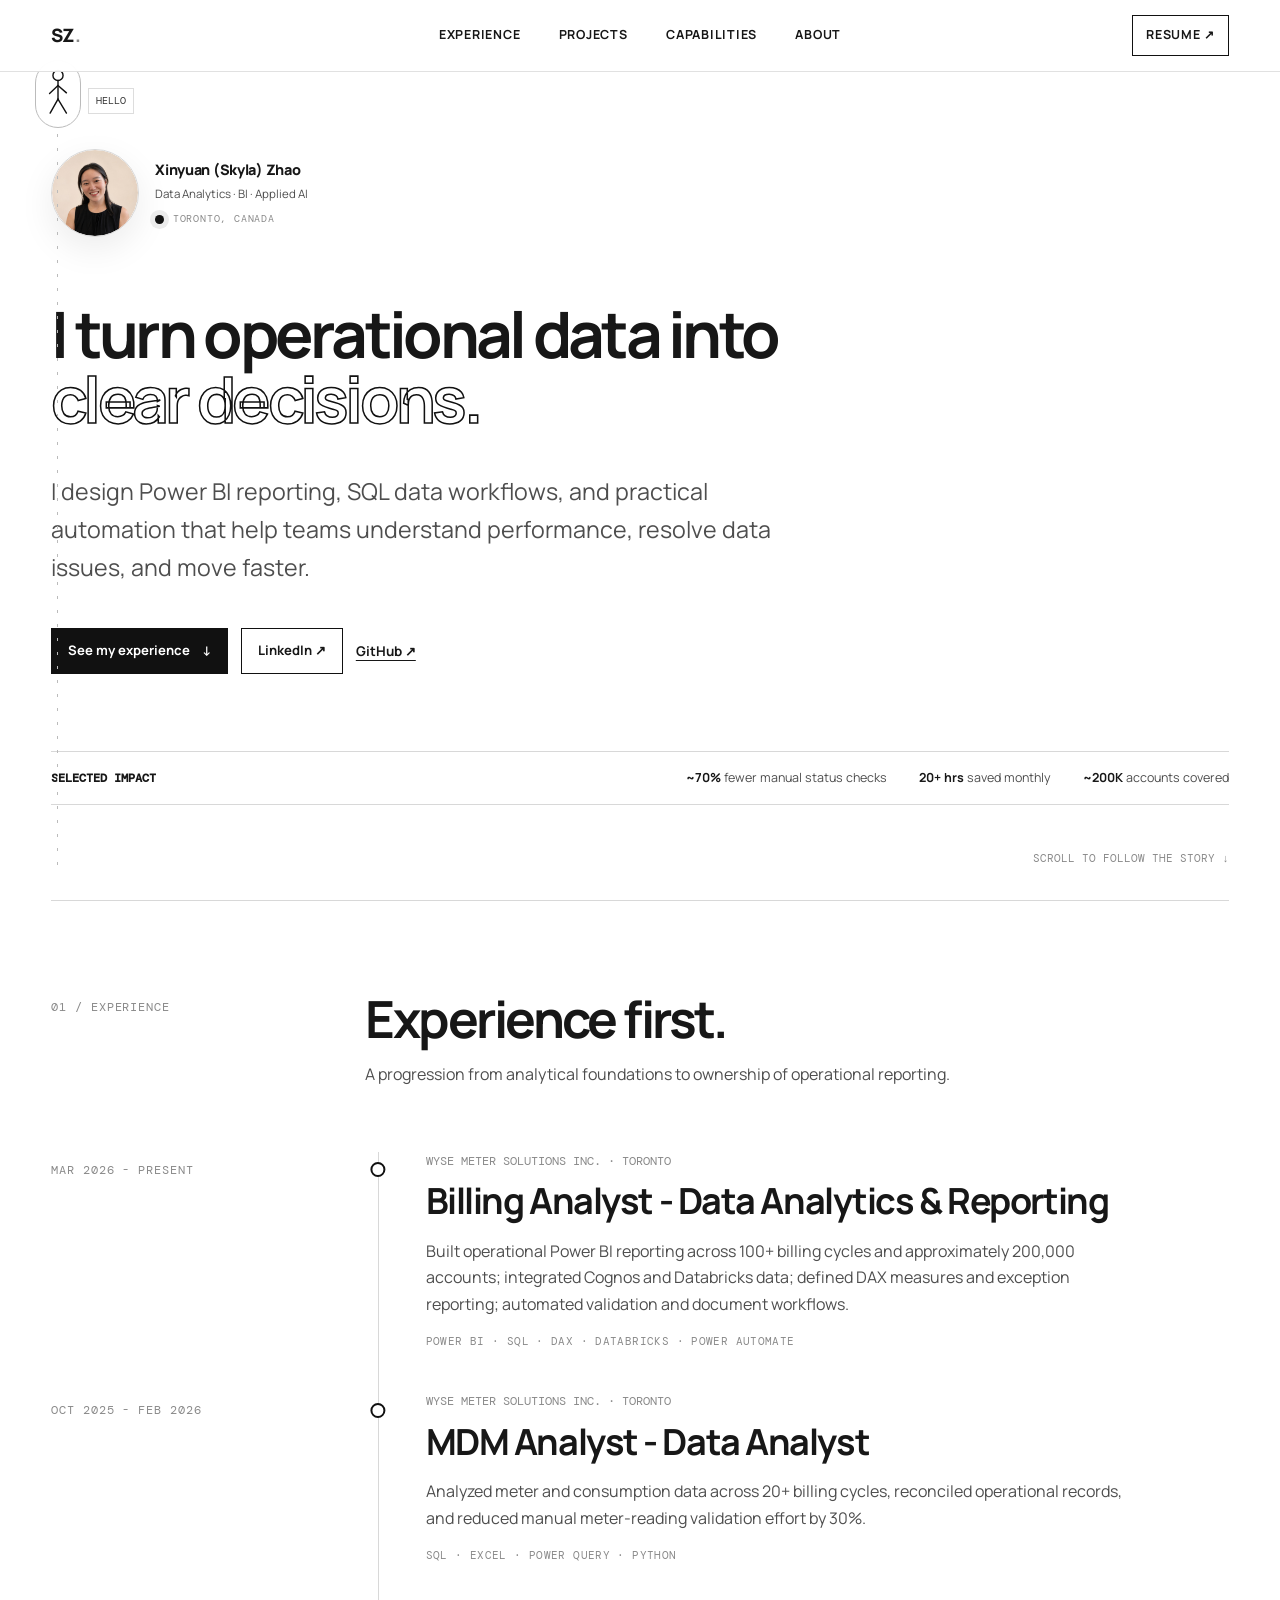
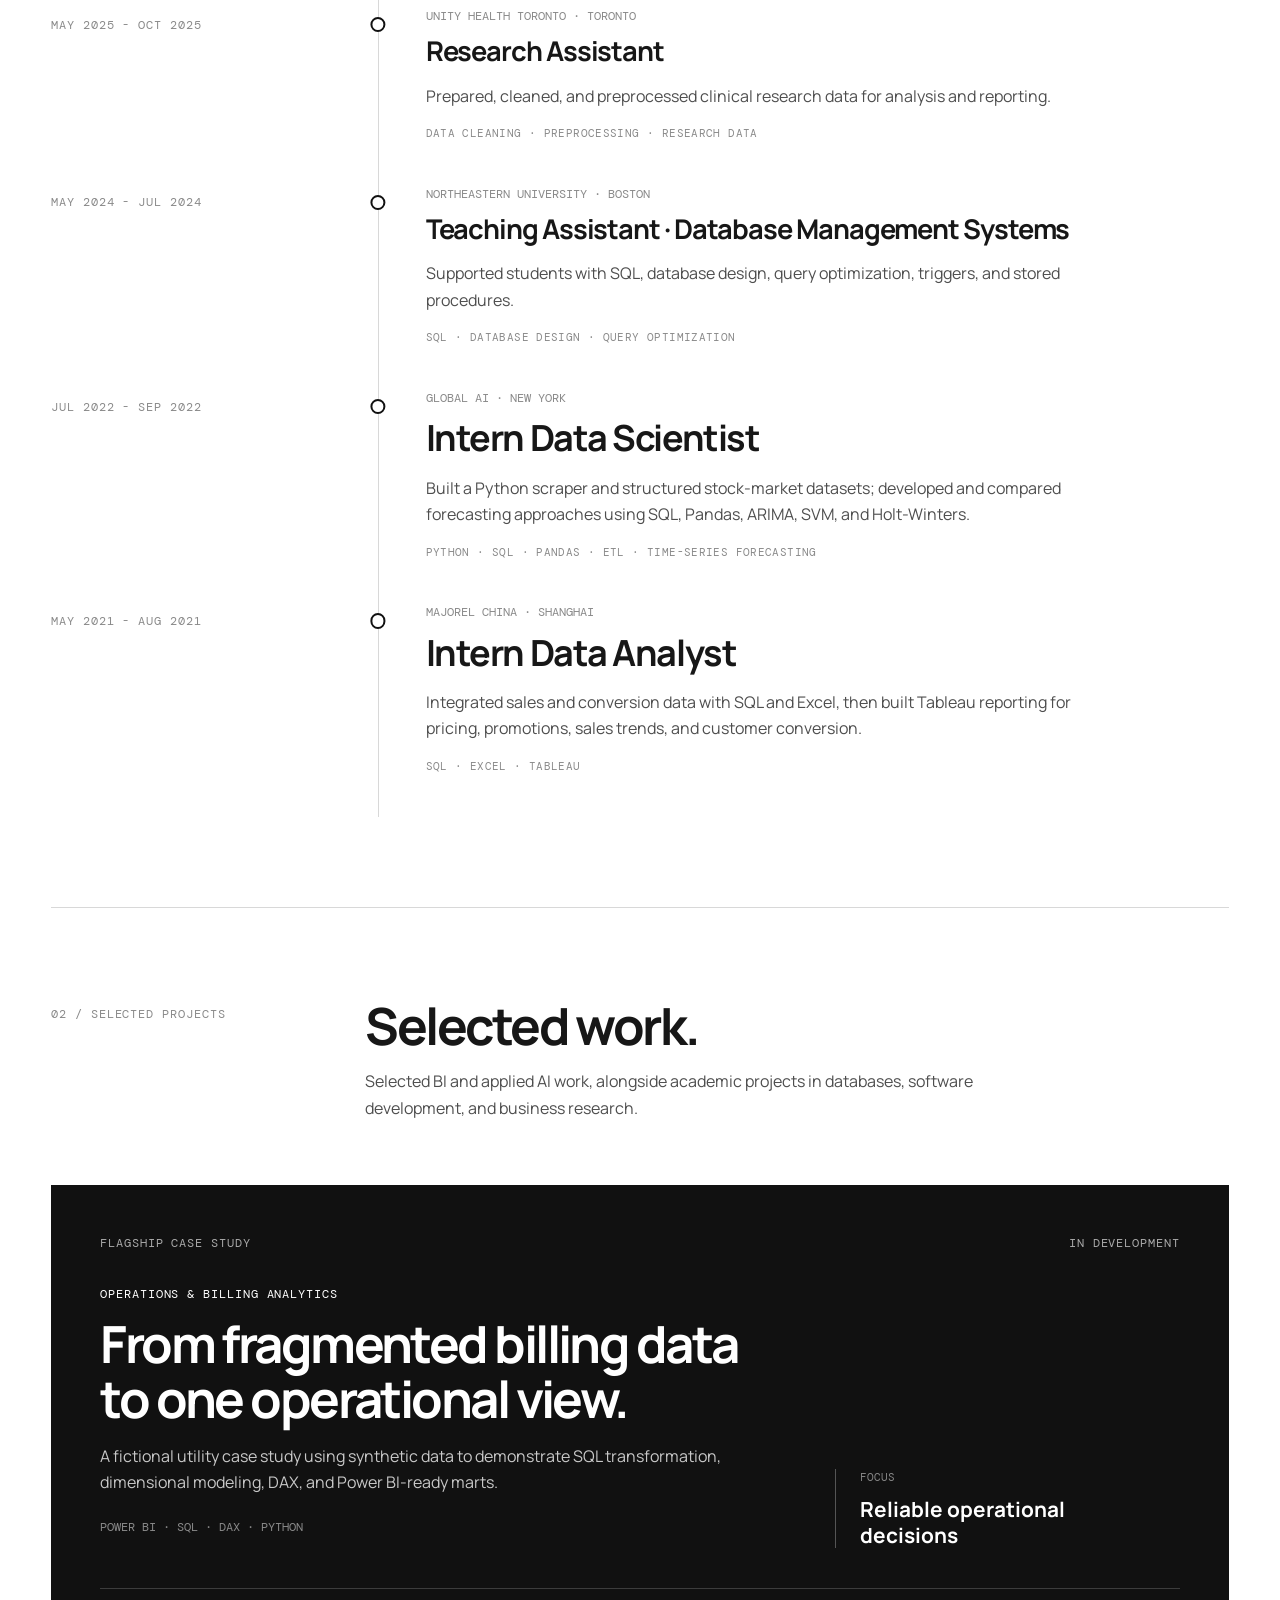
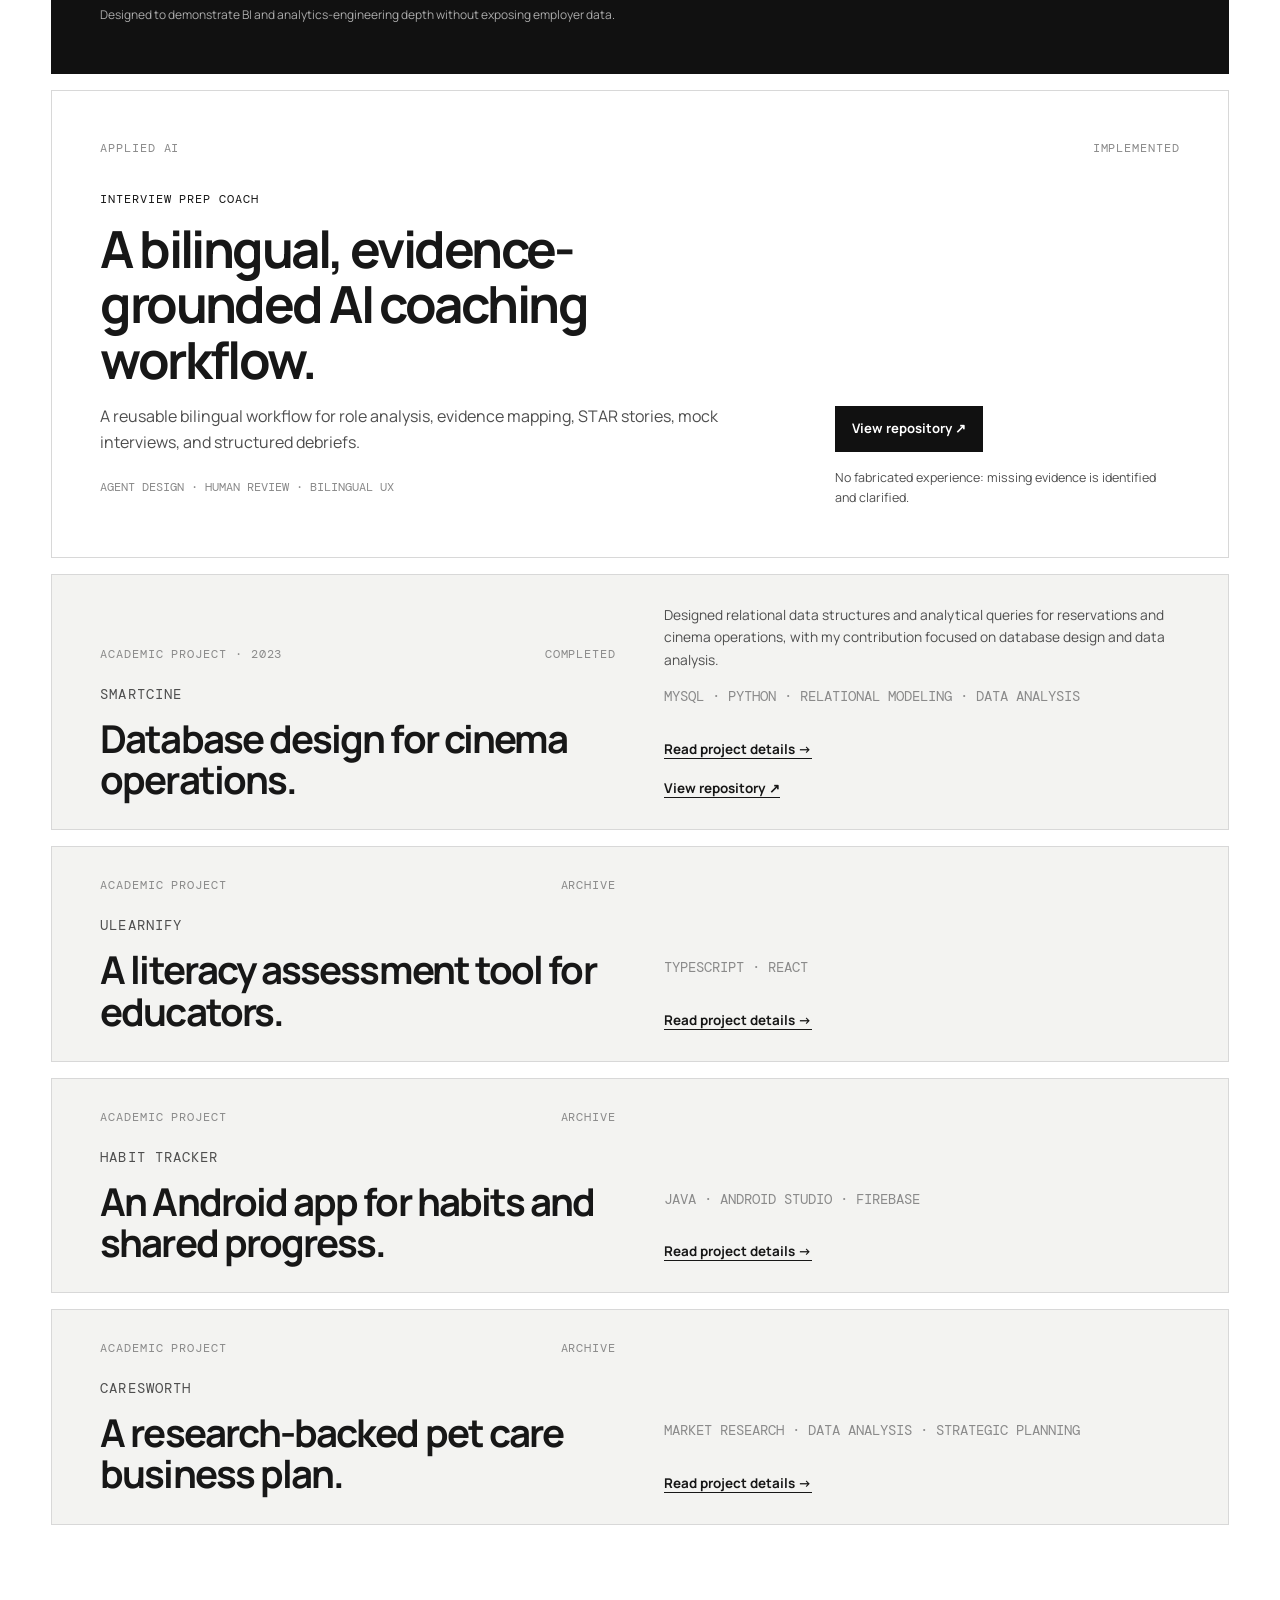
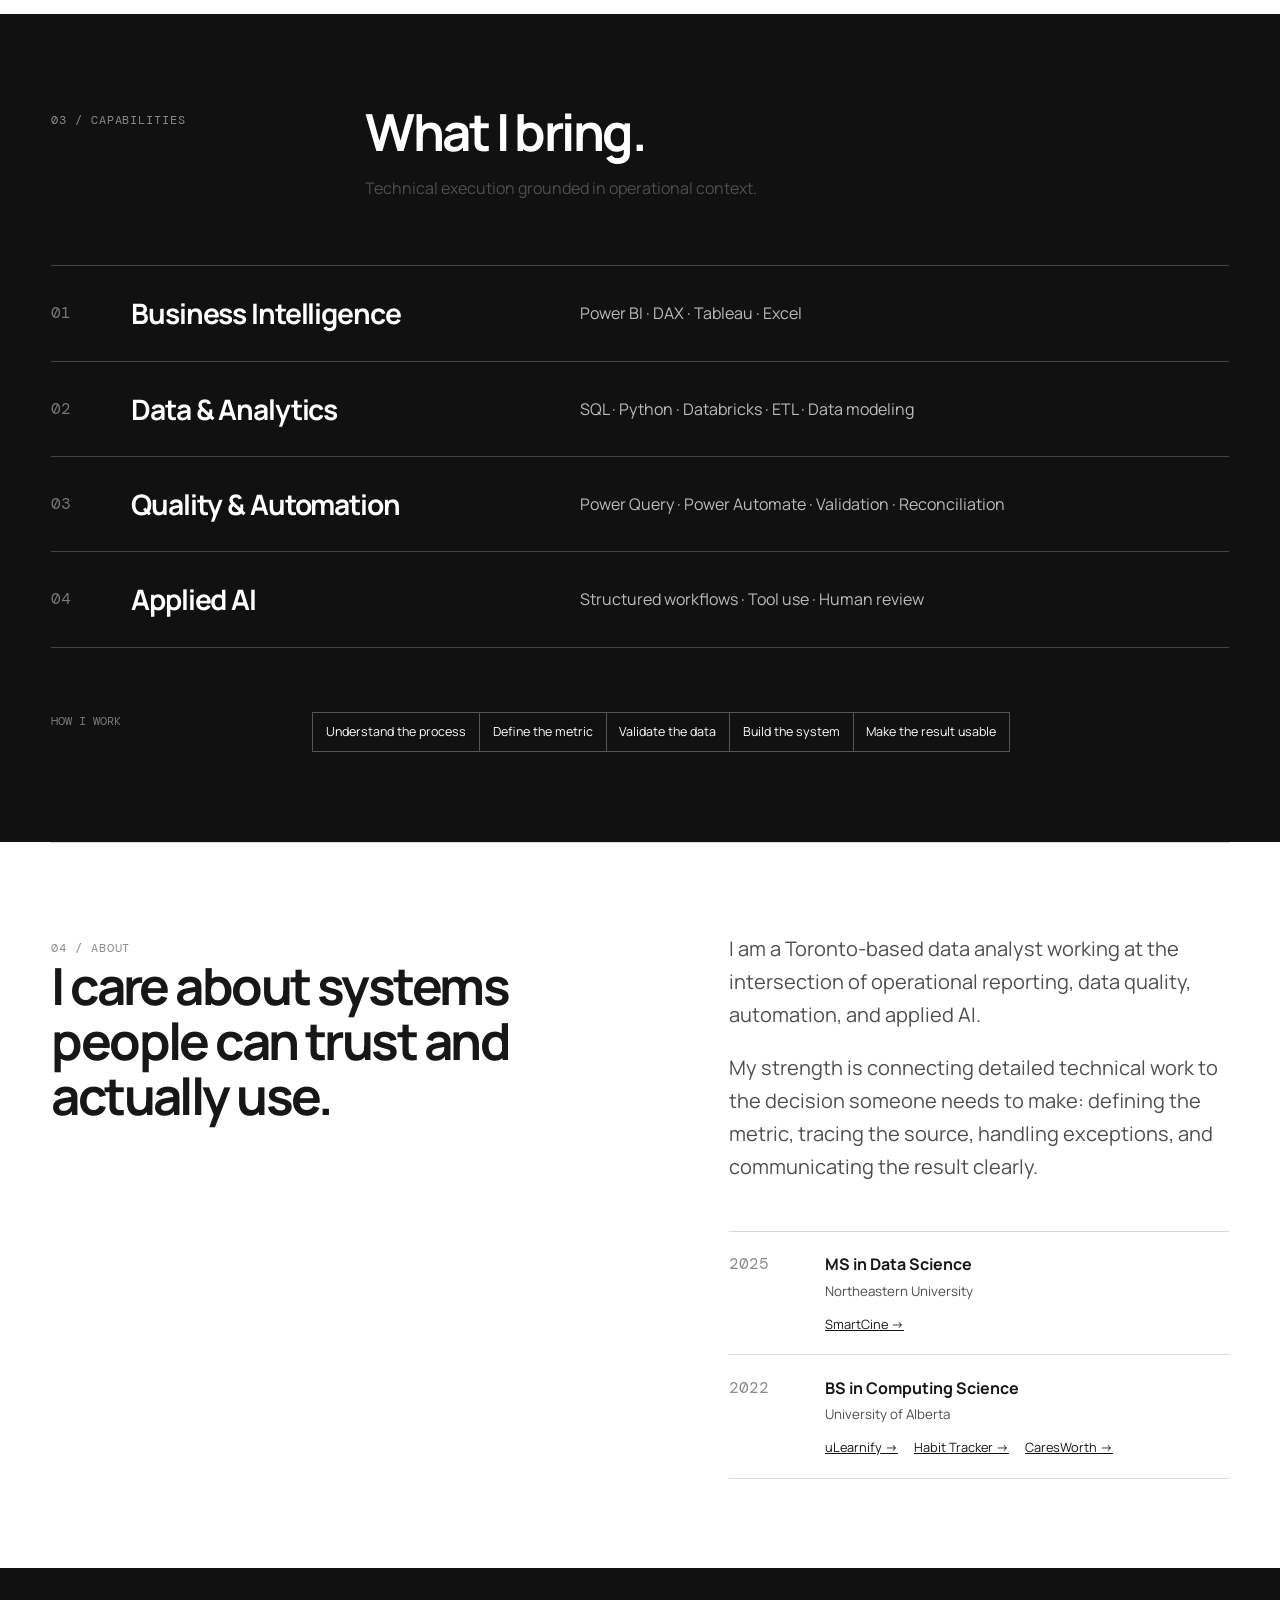
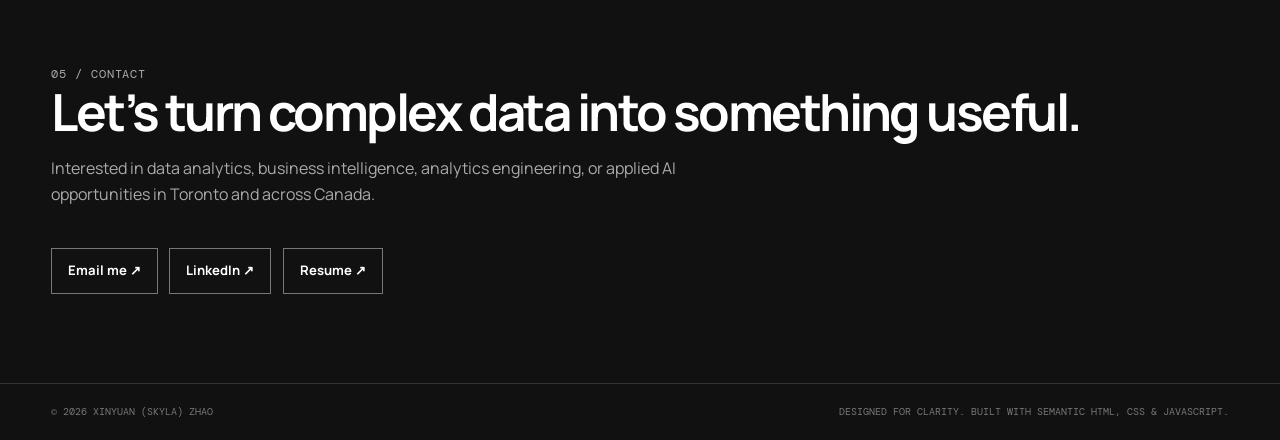
<file: site-v2/index.html>
<!doctype html>
<html lang="en">
<head>
  <meta charset="utf-8">
  <meta name="viewport" content="width=device-width, initial-scale=1">
  <meta name="description" content="Xinyuan (Skyla) Zhao is a Toronto-based data analyst specializing in Power BI, SQL, ETL, workflow automation, and applied AI.">
  <meta name="theme-color" content="#ffffff">
  <title>Xinyuan (Skyla) Zhao - Data Analytics, BI & Applied AI</title>
  <link rel="preconnect" href="https://fonts.googleapis.com">
  <link rel="preconnect" href="https://fonts.gstatic.com" crossorigin>
  <link href="https://fonts.googleapis.com/css2?family=DM+Mono:wght@400;500&family=Manrope:wght@400;500;600;700;800&display=swap" rel="stylesheet">
  <link rel="stylesheet" href="styles.css">
  <script src="app.js" defer></script>
</head>
<body>
  <a class="skip-link" href="#main">Skip to content</a>

  <header class="site-header">
    <a class="wordmark" href="#top" aria-label="Skyla Zhao, home">SZ<span class="wordmark-dot">.</span></a>
    <nav class="main-nav" aria-label="Primary navigation">
      <a href="#experience">Experience</a>
      <a href="#work">Projects</a>
      <a href="#capabilities">Capabilities</a>
      <a href="#about">About</a>
    </nav>
    <a class="header-cta" href="assets/Skyla_Zhao_Resume.pdf" target="_blank" rel="noreferrer">Resume <span aria-hidden="true">↗</span></a>
  </header>

  <aside class="journey" aria-hidden="true">
    <div class="journey-line"><div class="journey-progress"></div></div>
    <div class="walker" data-frame="0">
      <svg viewBox="0 0 64 96" role="presentation">
        <circle cx="32" cy="15" r="9"></circle>
        <path class="body" d="M32 24V57"></path>
        <path class="arm arm-left" d="M32 33 17 47"></path>
        <path class="arm arm-right" d="M32 33 47 46"></path>
        <path class="leg leg-left" d="M32 57 18 82"></path>
        <path class="leg leg-right" d="M32 57 47 82"></path>
      </svg>
    </div>
    <span class="journey-name">Hello</span>
  </aside>

  <main id="main">
    <section class="hero story-section" id="top" data-label="Hello">
      <div class="hero-intro">
        <div class="hero-copy">
          <div class="profile-lockup">
            <figure class="hero-portrait">
              <img src="assets/skyla-avatar-color-v2.jpg" width="640" height="640" alt="Xinyuan Skyla Zhao smiling against a warm neutral background">
            </figure>
            <div>
              <p class="profile-name">Xinyuan (Skyla) Zhao</p>
              <p class="profile-role">Data Analytics · BI · Applied AI</p>
              <p class="eyebrow"><span class="status-dot"></span> Toronto, Canada</p>
            </div>
          </div>
          <h1>I turn operational data into <span class="outlined">clear decisions.</span></h1>
          <p class="hero-lede">I design Power BI reporting, SQL data workflows, and practical automation that help teams understand performance, resolve data issues, and move faster.</p>
          <div class="hero-actions">
            <a class="button button-dark" href="#experience">See my experience <span aria-hidden="true">↓</span></a>
            <a class="button" href="https://www.linkedin.com/in/xinyuan-zhao-skyla/" target="_blank" rel="noreferrer">LinkedIn ↗</a>
            <a class="text-link" href="https://github.com/xinyuan-zhao" target="_blank" rel="noreferrer">GitHub ↗</a>
          </div>
        </div>
      </div>
      <div class="hero-proof" aria-label="Selected results">
        <p><strong>Selected impact</strong></p>
        <p><b>~70%</b> fewer manual status checks</p>
        <p><b>20+ hrs</b> saved monthly</p>
        <p><b>~200K</b> accounts covered</p>
      </div>
      <p class="scroll-cue">Scroll to follow the story <span aria-hidden="true">↓</span></p>
    </section>

    <section class="story-section work-section" id="work" data-label="Work">
      <div class="section-intro">
        <p class="section-number">02 / Selected projects</p>
        <div><h2>Selected work.</h2><p>Selected BI and applied AI work, alongside academic projects in databases, software development, and business research.</p></div>
      </div>

      <div class="project-stack">
        <article class="project project-featured">
          <div class="project-meta"><span>Flagship case study</span><span>In development</span></div>
          <div class="project-grid">
            <div>
              <p class="project-kicker">Operations & Billing Analytics</p>
              <h3>From fragmented billing data to one operational view.</h3>
              <p>A fictional utility case study using synthetic data to demonstrate SQL transformation, dimensional modeling, DAX, and Power BI-ready marts.</p>
              <p class="tool-line">Power BI · SQL · DAX · Python</p>
            </div>
            <div class="project-result"><span>Focus</span><strong>Reliable operational decisions</strong></div>
          </div>
          <footer><span>Designed to demonstrate BI and analytics-engineering depth without exposing employer data.</span></footer>
        </article>

        <article class="project">
          <div class="project-meta"><span>Applied AI</span><span>Implemented</span></div>
          <div class="project-grid">
            <div>
              <p class="project-kicker">Interview Prep Coach</p>
              <h3>A bilingual, evidence-grounded AI coaching workflow.</h3>
              <p>A reusable bilingual workflow for role analysis, evidence mapping, STAR stories, mock interviews, and structured debriefs.</p>
              <p class="tool-line">Agent design · Human review · Bilingual UX</p>
            </div>
            <div class="project-actions">
              <a class="button button-dark" href="https://github.com/xinyuan-zhao/Interview-Prep-Coach" target="_blank" rel="noreferrer">View repository ↗</a>
              <p>No fabricated experience: missing evidence is identified and clarified.</p>
            </div>
          </div>
        </article>

        <article class="project project-compact project-archive">
          <div>
            <div class="project-meta"><span>Academic project · 2023</span><span>Completed</span></div>
            <p class="project-kicker">SmartCine</p>
            <h3>Database design for cinema operations.</h3>
          </div>
          <div>
            <p>Designed relational data structures and analytical queries for reservations and cinema operations, with my contribution focused on database design and data analysis.</p>
            <p class="tool-line">MySQL · Python · Relational modeling · Data analysis</p>
            <a class="text-link" href="project/data/">Read project details →</a><br>
            <a class="text-link" href="https://github.com/xinyuan-zhao/Movie-Theater-Reservation-System" target="_blank" rel="noreferrer">View repository ↗</a>
          </div>
        </article>
<article class="project project-compact project-archive"><div><div class="project-meta"><span>Academic project</span><span>Archive</span></div><p class="project-kicker">uLearnify</p><h3>A literacy assessment tool for educators.</h3></div><div><p class="tool-line">TypeScript · React</p><a class="text-link" href="project/web/">Read project details →</a></div></article>
<article class="project project-compact project-archive"><div><div class="project-meta"><span>Academic project</span><span>Archive</span></div><p class="project-kicker">Habit Tracker</p><h3>An Android app for habits and shared progress.</h3></div><div><p class="tool-line">Java · Android Studio · Firebase</p><a class="text-link" href="project/example/">Read project details →</a></div></article>
<article class="project project-compact project-archive"><div><div class="project-meta"><span>Academic project</span><span>Archive</span></div><p class="project-kicker">CaresWorth</p><h3>A research-backed pet care business plan.</h3></div><div><p class="tool-line">Market research · Data analysis · Strategic planning</p><a class="text-link" href="project/business/">Read project details →</a></div></article>

      </div>
    </section>

    <section class="story-section capabilities-section" id="capabilities" data-label="Capabilities">
      <div class="section-intro">
        <p class="section-number">03 / Capabilities</p>
        <div><h2>What I bring.</h2><p>Technical execution grounded in operational context.</p></div>
      </div>
      <div class="capability-grid">
        <article><span class="capability-index">01</span><h3>Business Intelligence</h3><p>Power BI · DAX · Tableau · Excel</p></article>
        <article><span class="capability-index">02</span><h3>Data & Analytics</h3><p>SQL · Python · Databricks · ETL · Data modeling</p></article>
        <article><span class="capability-index">03</span><h3>Quality & Automation</h3><p>Power Query · Power Automate · Validation · Reconciliation</p></article>
        <article><span class="capability-index">04</span><h3>Applied AI</h3><p>Structured workflows · Tool use · Human review</p></article>
      </div>
      <div class="working-style">
        <p>How I work</p>
        <ol><li>Understand the process</li><li>Define the metric</li><li>Validate the data</li><li>Build the system</li><li>Make the result usable</li></ol>
      </div>
    </section>

    <section class="story-section experience-section" id="experience" data-label="Experience">
      <div class="section-intro">
        <p class="section-number">01 / Experience</p>
        <div><h2>Experience first.</h2><p>A progression from analytical foundations to ownership of operational reporting.</p></div>
      </div>

      <div class="timeline">
        <article class="timeline-item">
          <div class="timeline-date">Mar 2026 - Present</div>
          <div class="timeline-marker"></div>
          <div class="timeline-content">
            <p class="timeline-company">Wyse Meter Solutions Inc. · Toronto</p>
            <h3>Billing Analyst - Data Analytics & Reporting</h3>
            <p>Built operational Power BI reporting across 100+ billing cycles and approximately 200,000 accounts; integrated Cognos and Databricks data; defined DAX measures and exception reporting; automated validation and document workflows.</p>
            <p class="experience-tools">Power BI · SQL · DAX · Databricks · Power Automate</p>
          </div>
        </article>
        <article class="timeline-item">
          <div class="timeline-date">Oct 2025 - Feb 2026</div>
          <div class="timeline-marker"></div>
          <div class="timeline-content">
            <p class="timeline-company">Wyse Meter Solutions Inc. · Toronto</p>
            <h3>MDM Analyst - Data Analyst</h3>
            <p>Analyzed meter and consumption data across 20+ billing cycles, reconciled operational records, and reduced manual meter-reading validation effort by 30%.</p>
            <p class="experience-tools">SQL · Excel · Power Query · Python</p>
          </div>
        </article>
        <article class="timeline-item timeline-item-secondary">
          <div class="timeline-date">May 2025 - Oct 2025</div>
          <div class="timeline-marker"></div>
          <div class="timeline-content">
            <p class="timeline-company">Unity Health Toronto · Toronto</p>
            <h3>Research Assistant</h3>
            <p>Prepared, cleaned, and preprocessed clinical research data for analysis and reporting.</p>
            <p class="experience-tools">Data cleaning · Preprocessing · Research data</p>
          </div>
        </article>
        <article class="timeline-item timeline-item-secondary">
          <div class="timeline-date">May 2024 - Jul 2024</div>
          <div class="timeline-marker"></div>
          <div class="timeline-content">
            <p class="timeline-company">Northeastern University · Boston</p>
            <h3>Teaching Assistant · Database Management Systems</h3>
            <p>Supported students with SQL, database design, query optimization, triggers, and stored procedures.</p>
            <p class="experience-tools">SQL · Database design · Query optimization</p>
          </div>
        </article>
        <article class="timeline-item">
          <div class="timeline-date">Jul 2022 - Sep 2022</div>
          <div class="timeline-marker"></div>
          <div class="timeline-content">
            <p class="timeline-company">Global AI · New York</p>
            <h3>Intern Data Scientist</h3>
            <p>Built a Python scraper and structured stock-market datasets; developed and compared forecasting approaches using SQL, Pandas, ARIMA, SVM, and Holt-Winters.</p>
            <p class="experience-tools">Python · SQL · Pandas · ETL · Time-series forecasting</p>
          </div>
        </article>
        <article class="timeline-item">
          <div class="timeline-date">May 2021 - Aug 2021</div>
          <div class="timeline-marker"></div>
          <div class="timeline-content">
            <p class="timeline-company">Majorel China · Shanghai</p>
            <h3>Intern Data Analyst</h3>
            <p>Integrated sales and conversion data with SQL and Excel, then built Tableau reporting for pricing, promotions, sales trends, and customer conversion.</p>
            <p class="experience-tools">SQL · Excel · Tableau</p>
          </div>
        </article>
      </div>
    </section>

    <section class="story-section about-section" id="about" data-label="About">
      <div class="about-layout">
        <div>
          <p class="section-number">04 / About</p>
          <h2>I care about systems people can trust and actually use.</h2>
        </div>
        <div class="about-copy">
          <p>I am a Toronto-based data analyst working at the intersection of operational reporting, data quality, automation, and applied AI.</p>
          <p>My strength is connecting detailed technical work to the decision someone needs to make: defining the metric, tracing the source, handling exceptions, and communicating the result clearly.</p>
          <div class="education">
            <article><span>2025</span><strong>MS in Data Science</strong><small>Northeastern University</small><div class="education-projects"><a href="project/data/">SmartCine →</a></div></article>
            <article><span>2022</span><strong>BS in Computing Science</strong><small>University of Alberta</small><div class="education-projects"><a href="project/web/">uLearnify →</a><a href="project/example/">Habit Tracker →</a><a href="project/business/">CaresWorth →</a></div></article>
          </div>
        </div>
      </div>
    </section>

    <section class="story-section contact-section" id="contact" data-label="Connect">
      <p class="section-number">05 / Contact</p>
      <h2>Let’s turn complex data into something useful.</h2>
      <p>Interested in data analytics, business intelligence, analytics engineering, or applied AI opportunities in Toronto and across Canada.</p>
      <div class="contact-links">
        <a class="button button-light" href="mailto:xinyuan.zhao.skyla@gmail.com">Email me ↗</a>
        <a class="button button-light" href="https://www.linkedin.com/in/xinyuan-zhao-skyla/" target="_blank" rel="noreferrer">LinkedIn ↗</a>
        <a class="button button-light" href="assets/Skyla_Zhao_Resume.pdf" target="_blank" rel="noreferrer">Resume ↗</a>
      </div>
    </section>
  </main>

  <footer class="site-footer">
    <span>© 2026 Xinyuan (Skyla) Zhao</span>
    <span>Designed for clarity. Built with semantic HTML, CSS & JavaScript.</span>
  </footer>
</body>
</html>
</file>
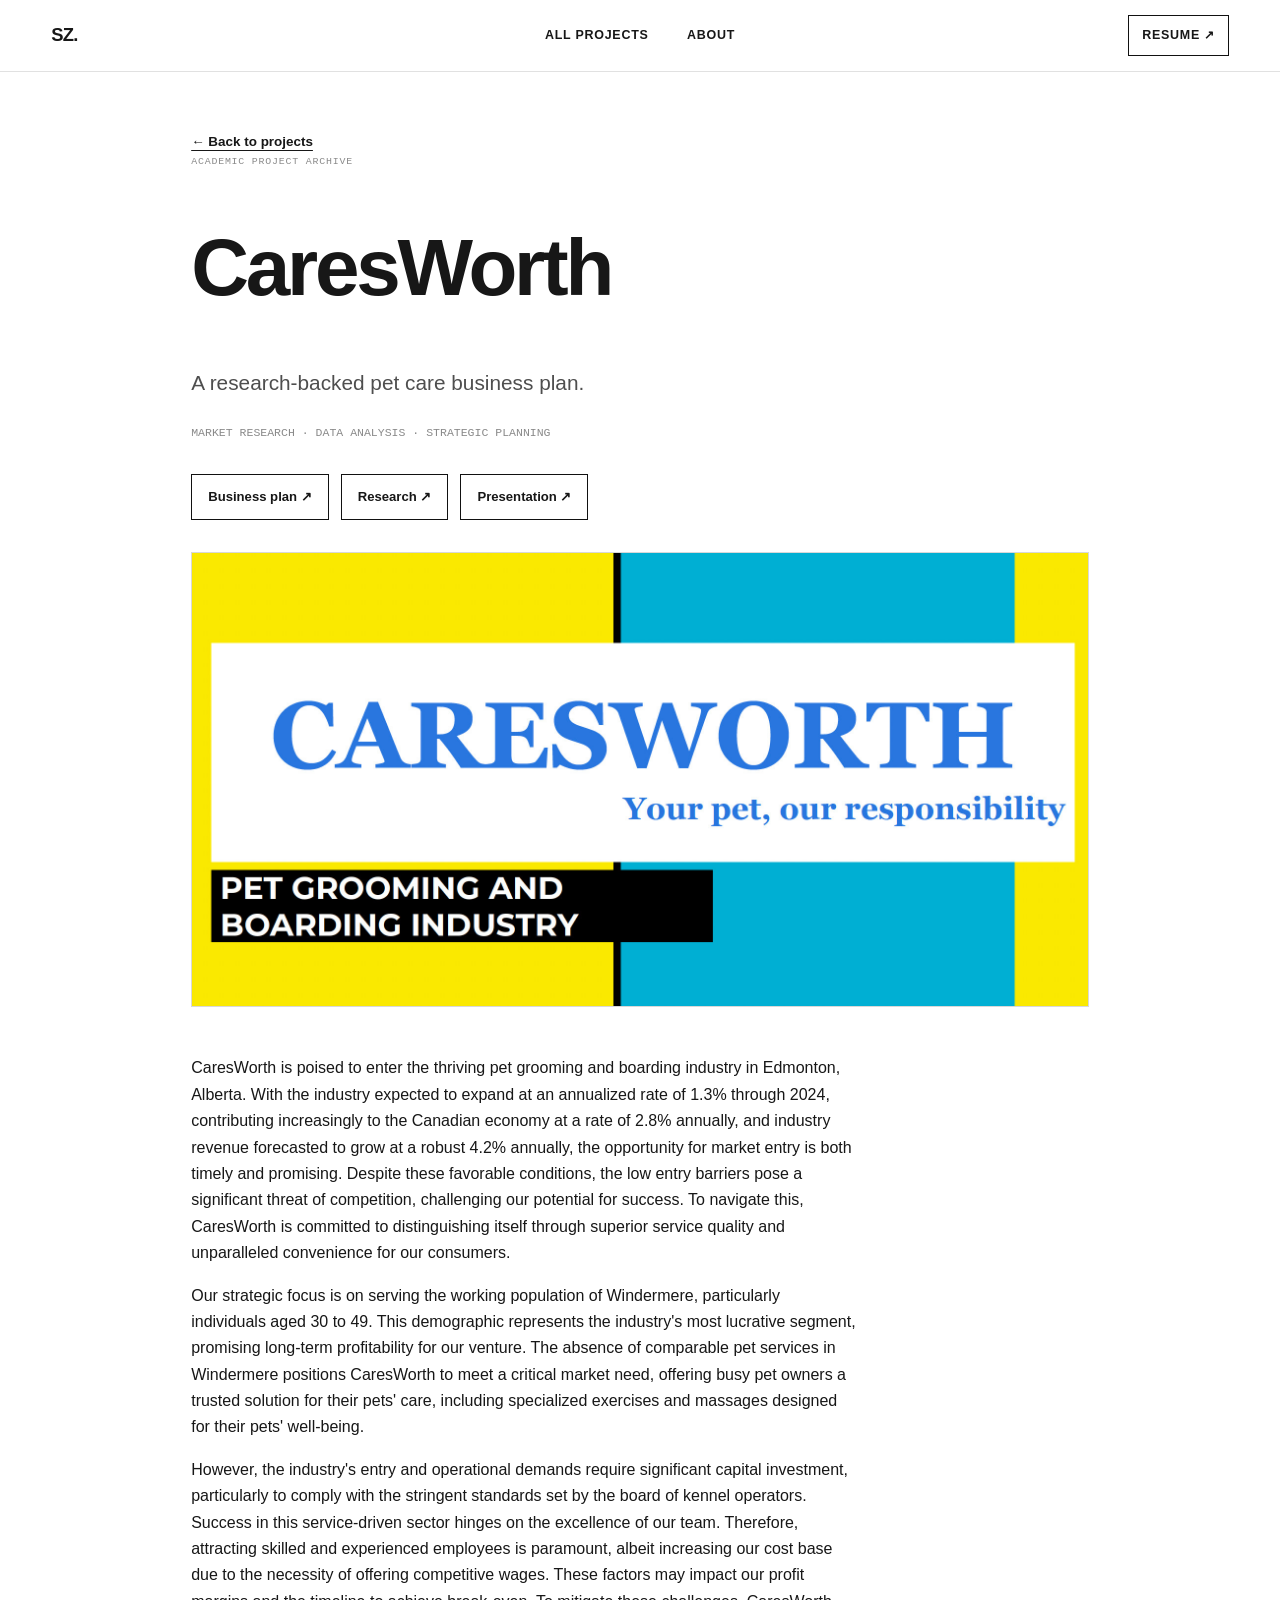
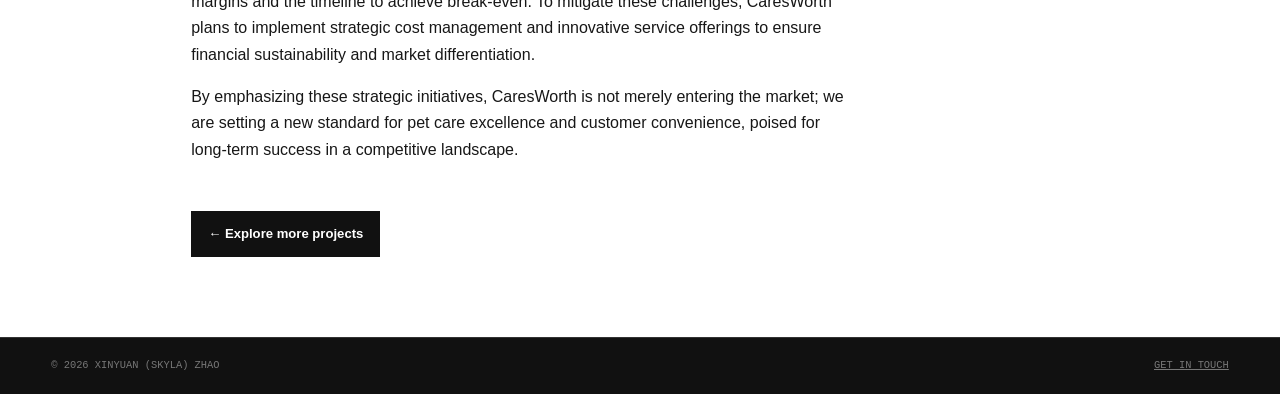
<file: site-v2/project/business/index.html>
<!doctype html>
<html lang="en"><head><meta charset="utf-8"><meta name="viewport" content="width=device-width, initial-scale=1"><meta name="description" content="A research-backed pet care business plan."><title>CaresWorth | Skyla Zhao</title><link rel="stylesheet" href="../../styles.css"></head>
<body><a class="skip-link" href="#main">Skip to content</a><header class="site-header"><a class="wordmark" href="../../index.html">SZ.</a><nav class="main-nav" aria-label="Primary navigation"><a href="../../index.html#work">All projects</a><a href="../../index.html#about">About</a></nav><a class="header-cta" href="../../assets/Skyla_Zhao_Resume.pdf">Resume ↗</a></header>
<main id="main" class="project-detail"><a class="text-link" href="../../index.html#work">← Back to projects</a><p class="eyebrow">Academic project archive</p><h1>CaresWorth</h1><p class="detail-lede">A research-backed pet care business plan.</p><p class="tool-line">Market research · Data analysis · Strategic planning</p><div class="detail-actions"><a class="button" href="../../uploads/business_plan_for_caresworth.pdf" target="_blank" rel="noreferrer">Business plan ↗</a><a class="button" href="../../uploads/Business_plan_research.pdf" target="_blank" rel="noreferrer">Research ↗</a><a class="button" href="../../uploads/ppt_bus.pdf" target="_blank" rel="noreferrer">Presentation ↗</a></div><img class="detail-image" src="featured.jpg" alt="CaresWorth project overview"><div class="detail-body"><p>CaresWorth is poised to enter the thriving pet grooming and boarding industry in Edmonton, Alberta. With the industry expected to expand at an annualized rate of 1.3% through 2024, contributing increasingly to the Canadian economy at a rate of 2.8% annually, and industry revenue forecasted to grow at a robust 4.2% annually, the opportunity for market entry is both timely and promising. Despite these favorable conditions, the low entry barriers pose a significant threat of competition, challenging our potential for success. To navigate this, CaresWorth is committed to distinguishing itself through superior service quality and unparalleled convenience for our consumers.</p>
<p>Our strategic focus is on serving the working population of Windermere, particularly individuals aged 30 to 49. This demographic represents the industry&#x27;s most lucrative segment, promising long-term profitability for our venture. The absence of comparable pet services in Windermere positions CaresWorth to meet a critical market need, offering busy pet owners a trusted solution for their pets&#x27; care, including specialized exercises and massages designed for their pets&#x27; well-being.</p>
<p>However, the industry&#x27;s entry and operational demands require significant capital investment, particularly to comply with the stringent standards set by the board of kennel operators. Success in this service-driven sector hinges on the excellence of our team. Therefore, attracting skilled and experienced employees is paramount, albeit increasing our cost base due to the necessity of offering competitive wages. These factors may impact our profit margins and the timeline to achieve break-even. To mitigate these challenges, CaresWorth plans to implement strategic cost management and innovative service offerings to ensure financial sustainability and market differentiation.</p>
<p>By emphasizing these strategic initiatives, CaresWorth is not merely entering the market; we are setting a new standard for pet care excellence and customer convenience, poised for long-term success in a competitive landscape.</p></div><a class="button button-dark" href="../../index.html#work">← Explore more projects</a></main><footer class="site-footer"><span>© 2026 Xinyuan (Skyla) Zhao</span><a href="../../index.html#contact">Get in touch</a></footer></body></html>
</file>
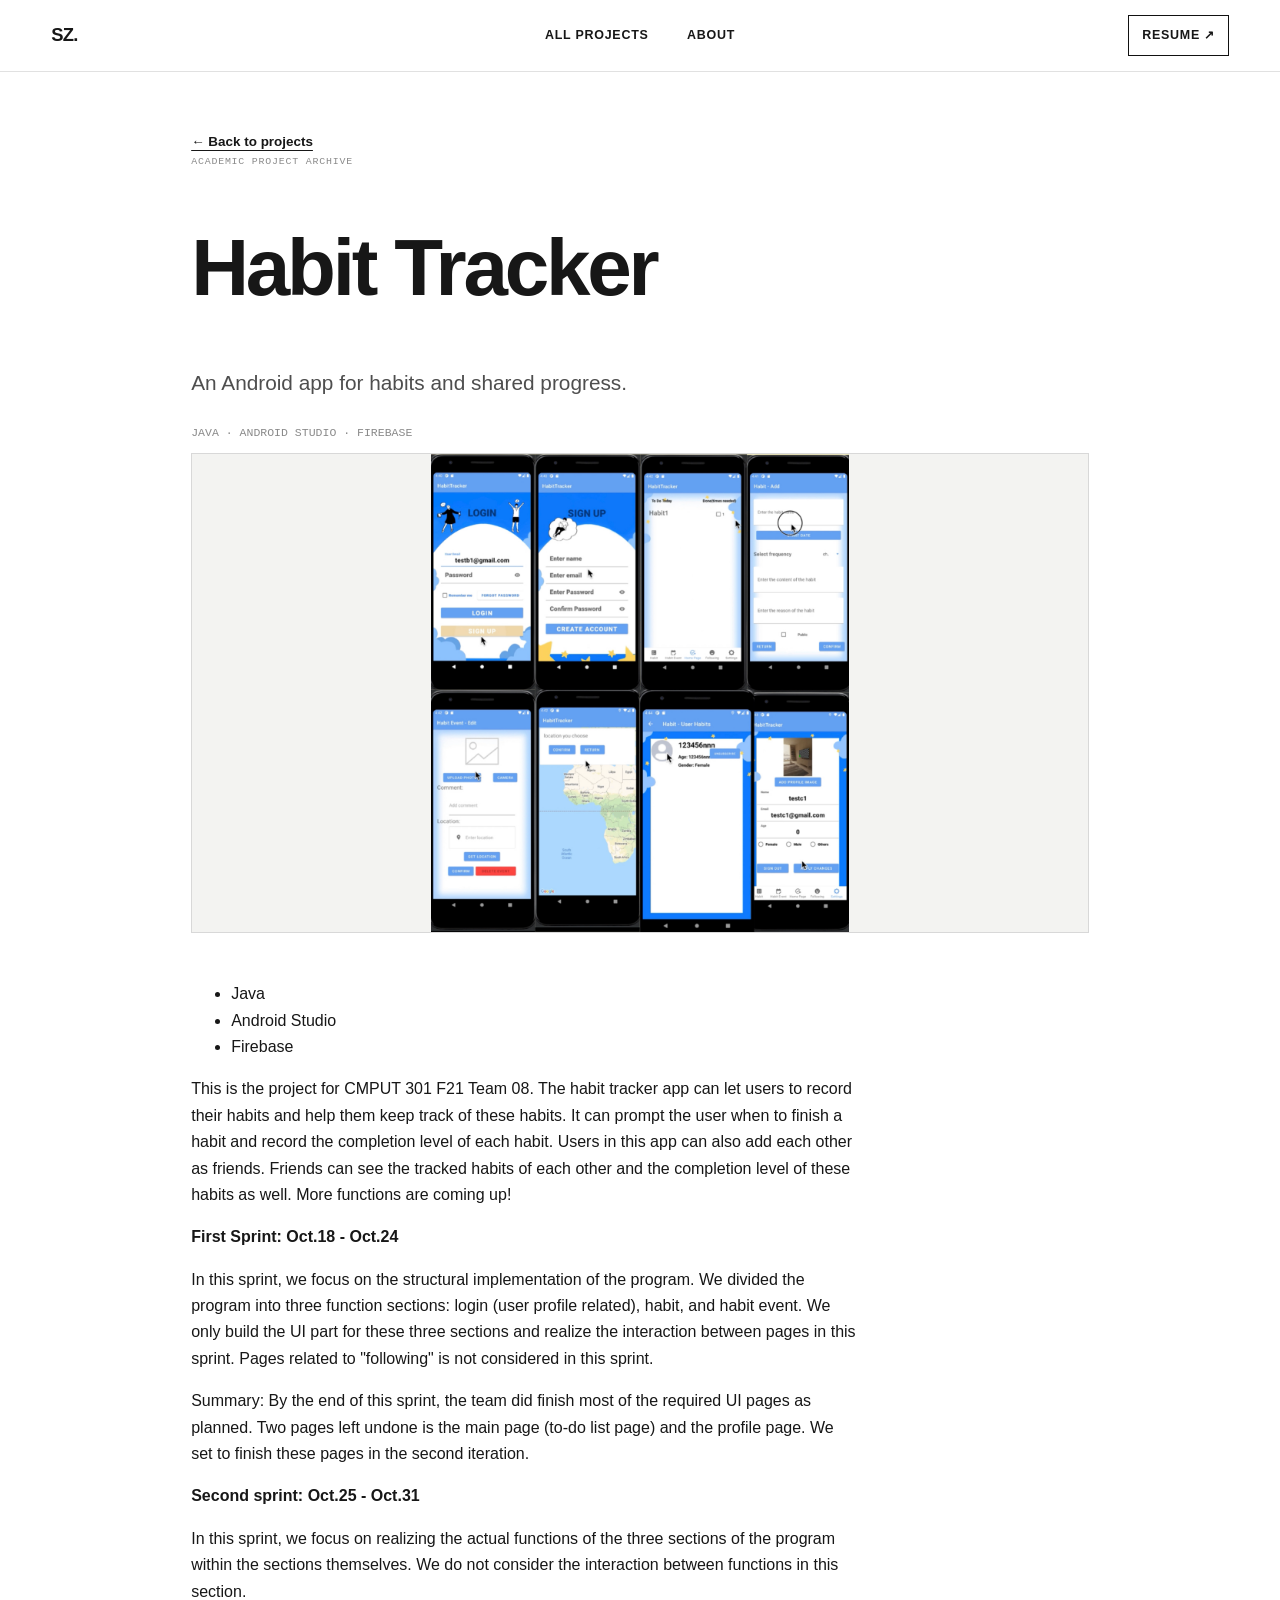
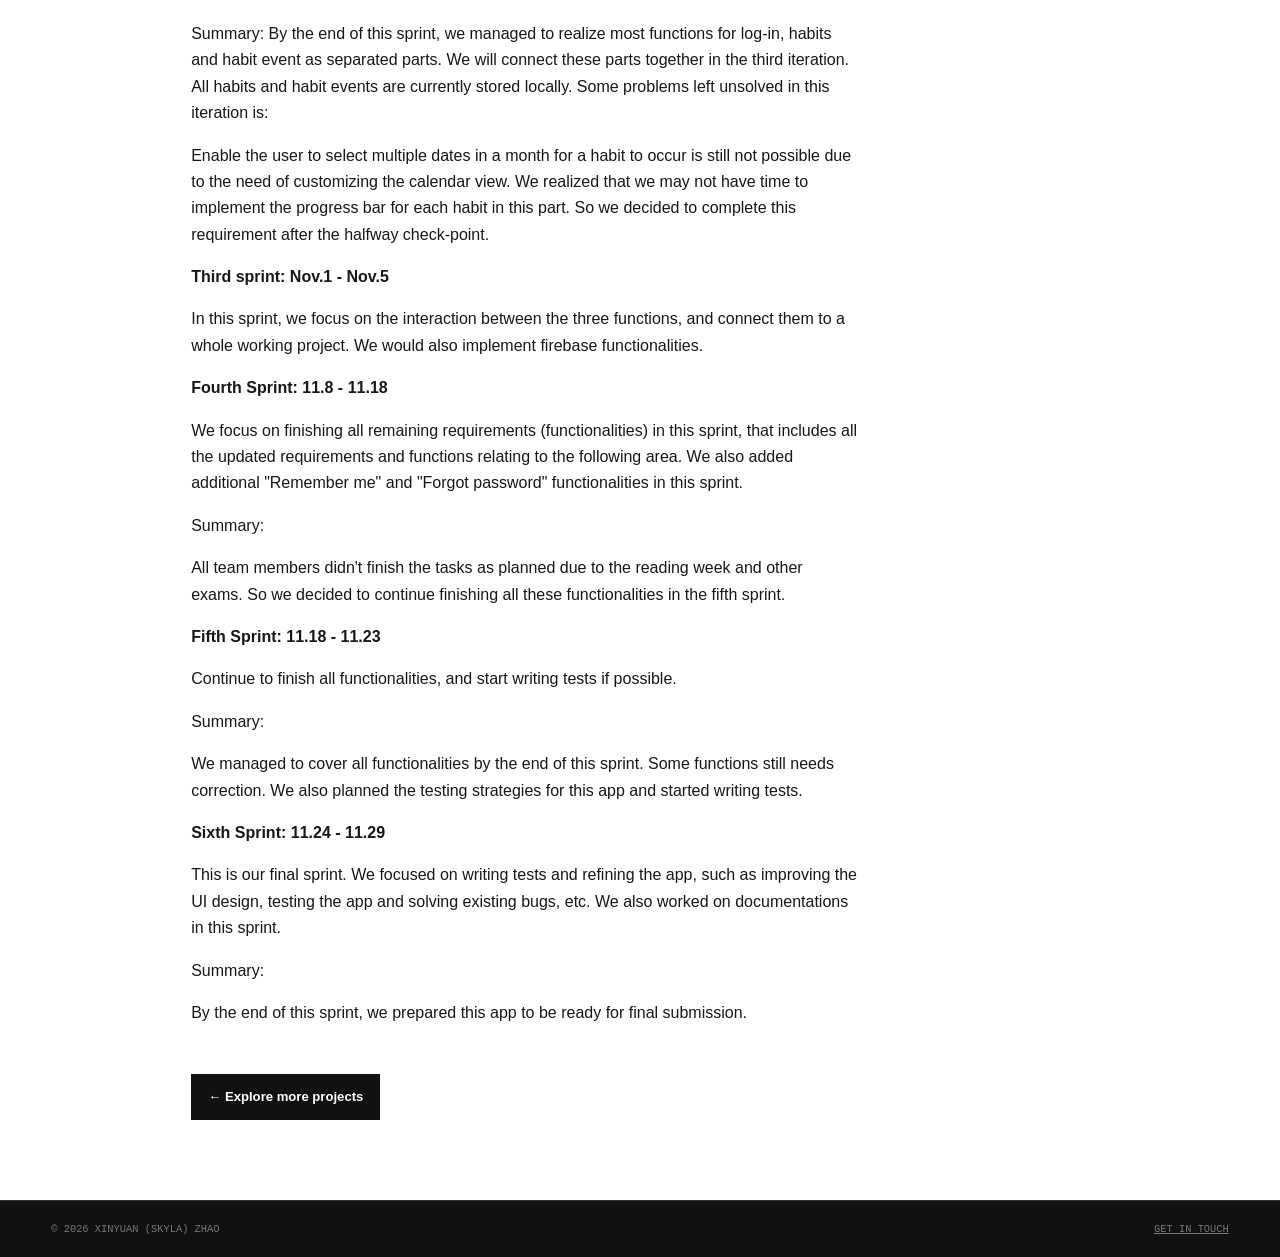
<file: site-v2/project/example/index.html>
<!doctype html>
<html lang="en"><head><meta charset="utf-8"><meta name="viewport" content="width=device-width, initial-scale=1"><meta name="description" content="An Android app for habits and shared progress."><title>Habit Tracker | Skyla Zhao</title><link rel="stylesheet" href="../../styles.css"></head>
<body><a class="skip-link" href="#main">Skip to content</a><header class="site-header"><a class="wordmark" href="../../index.html">SZ.</a><nav class="main-nav" aria-label="Primary navigation"><a href="../../index.html#work">All projects</a><a href="../../index.html#about">About</a></nav><a class="header-cta" href="../../assets/Skyla_Zhao_Resume.pdf">Resume ↗</a></header>
<main id="main" class="project-detail"><a class="text-link" href="../../index.html#work">← Back to projects</a><p class="eyebrow">Academic project archive</p><h1>Habit Tracker</h1><p class="detail-lede">An Android app for habits and shared progress.</p><p class="tool-line">Java · Android Studio · Firebase</p><img class="detail-image" src="featured.jpeg" alt="Habit Tracker project overview"><div class="detail-body"><ul><li>Java</li><li>Android Studio</li><li>Firebase</li></ul>
<p>This is the project for CMPUT 301 F21 Team 08. The habit tracker app can let users to record their habits and help them keep track of these habits. It can prompt the user when to finish a habit and record the completion level of each habit. Users in this app can also add each other as friends. Friends can see the tracked habits of each other and the completion level of these habits as well. More functions are coming up!</p>
<p><strong>First Sprint: Oct.18 - Oct.24</strong></p>
<p>In this sprint, we focus on the structural implementation of the program. We divided the program into three function sections: login (user profile related), habit, and habit event. We only build the UI part for these three sections and realize the interaction between pages in this sprint. Pages related to &quot;following&quot; is not considered in this sprint.</p>
<p>Summary: By the end of this sprint, the team did finish most of the required UI pages as planned. Two pages left undone is the main page (to-do list page) and the profile page. We set to finish these pages in the second iteration.</p>
<p><strong>Second sprint: Oct.25 - Oct.31</strong></p>
<p>In this sprint, we focus on realizing the actual functions of the three sections of the program within the sections themselves. We do not consider the interaction between functions in this section.</p>
<p>Summary: By the end of this sprint, we managed to realize most functions for log-in, habits and habit event as separated parts. We will connect these parts together in the third iteration. All habits and habit events are currently stored locally. Some problems left unsolved in this iteration is:</p>
<p>Enable the user to select multiple dates in a month for a habit to occur is still not possible due to the need of customizing the calendar view. We realized that we may not have time to implement the progress bar for each habit in this part. So we decided to complete this requirement after the halfway check-point.</p>
<p><strong>Third sprint: Nov.1 - Nov.5</strong></p>
<p>In this sprint, we focus on the interaction between the three functions, and connect them to a whole working project. We would also implement firebase functionalities.</p>
<p><strong>Fourth Sprint: 11.8 - 11.18</strong></p>
<p>We focus on finishing all remaining requirements (functionalities) in this sprint, that includes all the updated requirements and functions relating to the following area. We also added additional &quot;Remember me&quot; and &quot;Forgot password&quot; functionalities in this sprint.</p>
<p>Summary:</p>
<p>All team members didn&#x27;t finish the tasks as planned due to the reading week and other exams. So we decided to continue finishing all these functionalities in the fifth sprint.</p>
<p><strong>Fifth Sprint: 11.18 - 11.23</strong></p>
<p>Continue to finish all functionalities, and start writing tests if possible.</p>
<p>Summary:</p>
<p>We managed to cover all functionalities by the end of this sprint. Some functions still needs correction. We also planned the testing strategies for this app and started writing tests.</p>
<p><strong>Sixth Sprint: 11.24 - 11.29</strong></p>
<p>This is our final sprint. We focused on writing tests and refining the app, such as improving the UI design, testing the app and solving existing bugs, etc. We also worked on documentations in this sprint.</p>
<p>Summary:</p>
<p>By the end of this sprint, we prepared this app to be ready for final submission.</p></div><a class="button button-dark" href="../../index.html#work">← Explore more projects</a></main><footer class="site-footer"><span>© 2026 Xinyuan (Skyla) Zhao</span><a href="../../index.html#contact">Get in touch</a></footer></body></html>
</file>
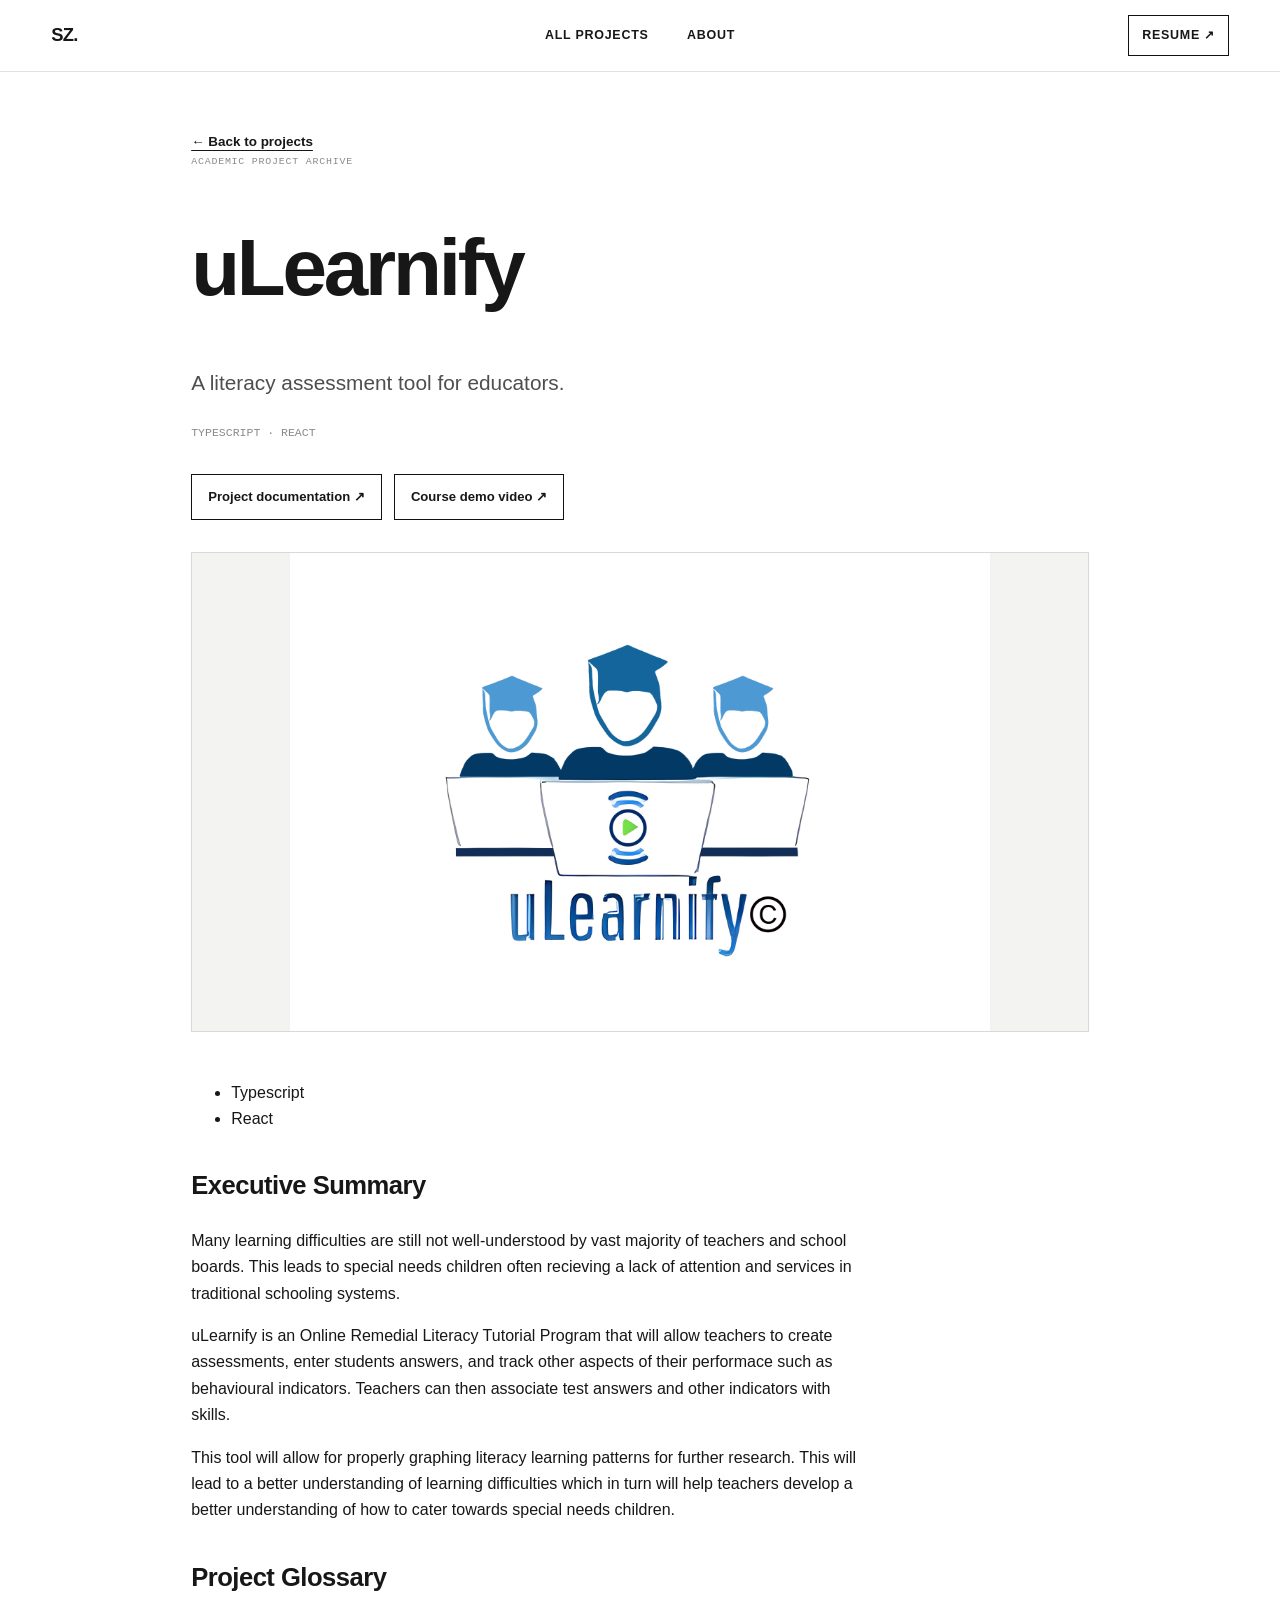
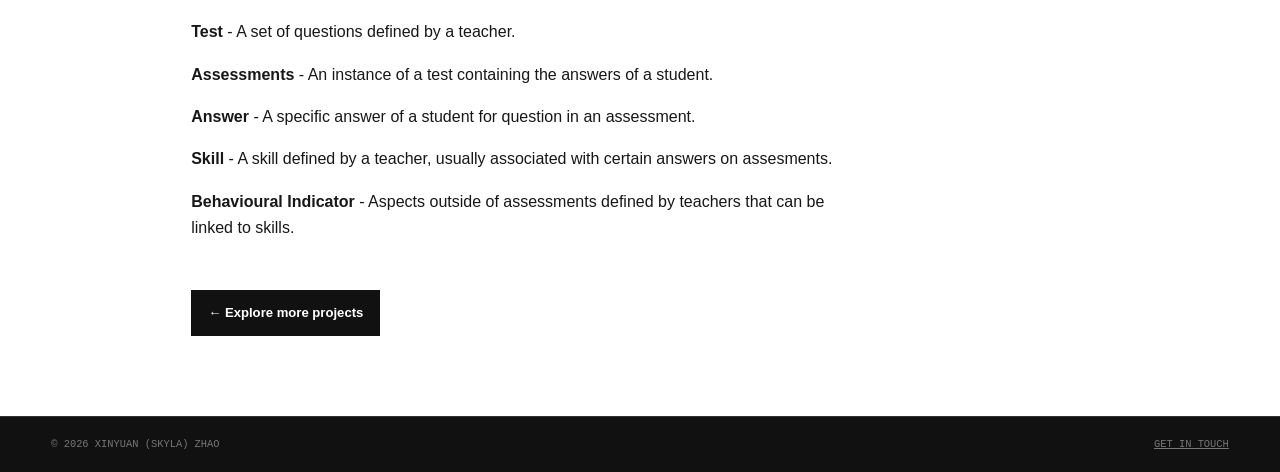
<file: site-v2/project/web/index.html>
<!doctype html>
<html lang="en"><head><meta charset="utf-8"><meta name="viewport" content="width=device-width, initial-scale=1"><meta name="description" content="A literacy assessment tool for educators."><title>uLearnify | Skyla Zhao</title><link rel="stylesheet" href="../../styles.css"></head>
<body><a class="skip-link" href="#main">Skip to content</a><header class="site-header"><a class="wordmark" href="../../index.html">SZ.</a><nav class="main-nav" aria-label="Primary navigation"><a href="../../index.html#work">All projects</a><a href="../../index.html#about">About</a></nav><a class="header-cta" href="../../assets/Skyla_Zhao_Resume.pdf">Resume ↗</a></header>
<main id="main" class="project-detail"><a class="text-link" href="../../index.html#work">← Back to projects</a><p class="eyebrow">Academic project archive</p><h1>uLearnify</h1><p class="detail-lede">A literacy assessment tool for educators.</p><p class="tool-line">TypeScript · React</p><div class="detail-actions"><a class="button" href="https://ualberta-cmput401.github.io/ulearnify-measurement/" target="_blank" rel="noreferrer">Project documentation ↗</a><a class="button" href="https://www.youtube.com/watch?v=OERh_2vsb9g" target="_blank" rel="noreferrer">Course demo video ↗</a></div><img class="detail-image" src="featured.jpg" alt="uLearnify project overview"><div class="detail-body"><ul><li>Typescript</li><li>React</li></ul>
<h2>Executive Summary</h2>
<p>Many learning difficulties are still not well-understood by vast majority of teachers and school boards. This leads to special needs children often recieving a lack of attention and services in traditional schooling systems.</p>
<p>uLearnify is an Online Remedial Literacy Tutorial Program that will allow teachers to create assessments, enter students answers, and track other aspects of their performace such as behavioural indicators. Teachers can then associate test answers and other indicators with skills.</p>
<p>This tool will allow for properly graphing literacy learning patterns for further research. This will lead to a better understanding of learning difficulties which in turn will help teachers develop a better understanding of how to cater towards special needs children.</p>
<h2>Project Glossary</h2>
<p><strong>Test</strong> - A set of questions defined by a teacher.</p>
<p><strong>Assessments</strong> - An instance of a test containing the answers of a student.</p>
<p><strong>Answer</strong> - A specific answer of a student for question in an assessment.</p>
<p><strong>Skill</strong> - A skill defined by a teacher, usually associated with certain answers on assesments.</p>
<p><strong>Behavioural Indicator</strong> - Aspects outside of assessments defined by teachers that can be linked to skills.</p></div><a class="button button-dark" href="../../index.html#work">← Explore more projects</a></main><footer class="site-footer"><span>© 2026 Xinyuan (Skyla) Zhao</span><a href="../../index.html#contact">Get in touch</a></footer></body></html>
</file>
<file: site-v2/styles.css>
:root {
  --black: #0a0a0a;
  --ink: #171717;
  --gray-1: #4e4e4e;
  --gray-2: #8a8a8a;
  --gray-3: #d8d8d8;
  --gray-4: #f3f3f1;
  --white: #fff;
  --content: 1180px;
  --pad: clamp(1.25rem, 4vw, 4rem);
  --ease: cubic-bezier(.2,.75,.25,1);
}

* { box-sizing: border-box; }
html { scroll-behavior: smooth; }
body {
  margin: 0;
  color: var(--ink);
  background: var(--white);
  font-family: "Manrope", sans-serif;
  line-height: 1.65;
  -webkit-font-smoothing: antialiased;
}

a { color: inherit; }
button, a { -webkit-tap-highlight-color: transparent; }
.skip-link { position: fixed; top: -5rem; left: 1rem; z-index: 999; padding: .75rem 1rem; color: #fff; background: #000; }
.skip-link:focus { top: 1rem; }

.site-header {
  position: fixed;
  z-index: 50;
  top: 0;
  left: 0;
  right: 0;
  display: grid;
  grid-template-columns: 1fr auto 1fr;
  align-items: center;
  min-height: 72px;
  padding: .8rem var(--pad);
  border-bottom: 1px solid rgba(10,10,10,.12);
  background: rgba(255,255,255,.9);
  backdrop-filter: blur(16px);
}

.wordmark { justify-self: start; font-size: 1.15rem; font-weight: 800; text-decoration: none; letter-spacing: -.04em; }
.wordmark-dot { color: var(--gray-2); }
.main-nav { display: flex; gap: clamp(1rem, 3vw, 2.5rem); }
.main-nav a, .header-cta { font-size: .78rem; font-weight: 700; text-decoration: none; letter-spacing: .06em; text-transform: uppercase; }
.main-nav a { position: relative; }
.main-nav a::after { content: ""; position: absolute; left: 0; right: 100%; bottom: -.35rem; height: 1px; background: #000; transition: right 250ms var(--ease); }
.main-nav a:hover::after, .main-nav a[aria-current="true"]::after { right: 0; }
.header-cta { justify-self: end; padding: .55rem .8rem; border: 1px solid #111; }

.story-section {
  position: relative;
  width: min(var(--content), calc(100% - var(--pad) * 2));
  margin: 0 auto;
  padding: clamp(4.5rem, 7vw, 6.75rem) 0;
}

.hero { min-height: 100svh; display: grid; align-content: center; padding-top: 9rem; }
.hero-intro { display: block; }
.hero-copy { max-width: 970px; }
.eyebrow, .section-number, .project-meta, .timeline-date {
  font-family: "DM Mono", monospace;
  font-size: .72rem;
  letter-spacing: .08em;
  text-transform: uppercase;
}
.profile-lockup { display: flex; align-items: center; gap: 1rem; margin-bottom: clamp(2.5rem, 5vw, 4.5rem); }
.profile-name { margin: 0 0 .1rem; font-size: .9rem; font-weight: 800; letter-spacing: -.02em; }
.profile-role { margin: 0 0 .55rem; color: var(--gray-1); font-size: .72rem; }
.eyebrow { display: flex; align-items: center; gap: .55rem; margin: 0; color: var(--gray-2); font-size: .62rem; }
.status-dot { width: .55rem; height: .55rem; border-radius: 50%; background: #111; box-shadow: 0 0 0 5px #ececec; }
.hero h1 { max-width: 760px; margin: 0; font-size: clamp(2.9rem, 5vw, 4.7rem); line-height: 1.02; letter-spacing: -.058em; }
.outlined { color: #fff; -webkit-text-stroke: clamp(1px, .12vw, 2px) #111; }
.hero-lede { max-width: 720px; margin: 2.5rem 0 0; color: var(--gray-1); font-size: clamp(1.05rem, 2vw, 1.45rem); }
.hero-actions { display: flex; align-items: center; flex-wrap: wrap; gap: .8rem; margin-top: 2.6rem; }
.button { display: inline-flex; align-items: center; justify-content: center; gap: .75rem; min-height: 46px; padding: .7rem 1rem; border: 1px solid #111; font-size: .82rem; font-weight: 700; text-decoration: none; transition: transform 220ms var(--ease), color 220ms, background 220ms; }
.button:hover { transform: translateY(-2px); }
.button-dark { color: #fff; background: #111; }
.text-link { font-size: .84rem; font-weight: 700; text-underline-offset: .25rem; }
.hero-portrait { flex: 0 0 88px; width: 88px; height: 88px; margin: 0; overflow: hidden; border: 1px solid var(--gray-3); border-radius: 50%; box-shadow: 0 12px 35px rgba(0,0,0,.08); }
.hero-portrait img { display: block; width: 100%; height: 100%; object-fit: cover; border-radius: inherit; transition: transform 500ms var(--ease); }
.hero-portrait:hover img { transform: translateY(-4px) rotate(1deg); }

.hero-proof { display: flex; flex-wrap: wrap; gap: .8rem 2rem; margin-top: clamp(3rem, 6vw, 5rem); padding: 1rem 0; border-top: 1px solid var(--gray-3); border-bottom: 1px solid var(--gray-3); }
.hero-proof p { margin: 0; color: var(--gray-1); font-size: .78rem; }
.hero-proof p:first-child { margin-right: auto; color: var(--ink); font-family: "DM Mono", monospace; text-transform: uppercase; }
.hero-proof b { color: var(--ink); }
.scroll-cue { position: absolute; right: 0; bottom: 2rem; margin: 0; color: var(--gray-2); font-family: "DM Mono", monospace; font-size: .68rem; text-transform: uppercase; }

.section-intro { display: grid; grid-template-columns: minmax(150px, .55fr) 2fr; gap: clamp(2rem, 6vw, 6rem); align-items: start; margin-bottom: clamp(2.5rem, 5vw, 4rem); }
.section-number { margin: .45rem 0 0; color: var(--gray-2); }
.section-intro h2, .about-section h2, .contact-section h2 { margin: 0; font-size: clamp(2.1rem, 4vw, 3.8rem); line-height: 1.07; letter-spacing: -.05em; }
.section-intro > div > p { max-width: 620px; margin: 1rem 0 0; color: var(--gray-1); }

.work-section, .experience-section { border-top: 1px solid var(--gray-3); }
.project-stack { display: grid; gap: 1rem; }
.project { padding: clamp(1.4rem, 4vw, 3rem); border: 1px solid var(--gray-3); background: #fff; transition: border-color 260ms, transform 260ms var(--ease); }
.project:hover { border-color: #111; transform: translateY(-3px); }
.project-featured { color: #fff; background: #111; border-color: #111; }
.project-meta { display: flex; justify-content: space-between; gap: 1rem; padding-bottom: 2rem; color: var(--gray-2); }
.project-featured .project-meta { color: #aaa; }
.project-grid { display: grid; grid-template-columns: 1.5fr .8fr; gap: clamp(2rem, 7vw, 7rem); align-items: end; }
.project-kicker { margin: 0 0 .75rem; font-family: "DM Mono", monospace; font-size: .72rem; text-transform: uppercase; letter-spacing: .08em; }
.project h3 { max-width: 720px; margin: 0; font-size: clamp(1.8rem, 4vw, 3.6rem); line-height: 1.08; letter-spacing: -.05em; }
.project h3 + p { max-width: 680px; color: var(--gray-1); }
.project-featured h3 + p { color: #c8c8c8; }
.tool-line { margin-top: 1.4rem; color: var(--gray-2) !important; font-family: "DM Mono", monospace; font-size: .72rem; text-transform: uppercase; }
.project-diagram { display: grid; gap: .65rem; text-align: center; }
.diagram-node { padding: 1rem; border: 1px solid #555; font-family: "DM Mono", monospace; font-size: .7rem; text-transform: uppercase; }
.diagram-node-dark { color: #111; background: #fff; border-color: #fff; }
.project footer { margin-top: 2.5rem; padding-top: 1rem; border-top: 1px solid #3c3c3c; color: #aaa; font-size: .75rem; }
.project-actions { display: grid; justify-items: start; gap: 1rem; }
.project-actions p { margin: 0; color: var(--gray-1); font-size: .78rem; }
.project-result { display: grid; gap: .6rem; padding-left: 1.5rem; border-left: 1px solid #555; }
.project-result span { color: #888; font-family: "DM Mono", monospace; font-size: .68rem; text-transform: uppercase; }
.project-result strong { max-width: 230px; font-size: 1.3rem; line-height: 1.25; }
.project-compact { display: grid; grid-template-columns: 1fr 1fr; gap: 3rem; align-items: end; }
.project-compact h3 { font-size: clamp(1.5rem, 3vw, 2.5rem); }
.project-archive { padding-top: 1.8rem; padding-bottom: 1.8rem; background: var(--gray-4); }
.project-archive .project-meta { padding-bottom: 1.2rem; }
.project-archive p { margin-top: 0; color: var(--gray-1); font-size: .86rem; }
.project-archive .text-link { display: inline-block; margin-top: 1rem; }

.capabilities-section { width: 100%; padding-left: max(var(--pad), calc((100% - var(--content)) / 2)); padding-right: max(var(--pad), calc((100% - var(--content)) / 2)); color: #fff; background: #111; }
.capabilities-section .section-intro > p:last-child { color: #aaa; }
.capability-grid { display: grid; border-top: 1px solid #444; }
.capability-grid article { display: grid; grid-template-columns: 4rem minmax(190px, .8fr) 1.2fr; align-items: center; gap: 1rem; min-height: auto; padding: 1.5rem 0; border-bottom: 1px solid #444; }
.capability-index { color: #777; font-family: "DM Mono", monospace; }
.capability-grid h3 { margin: 0; font-size: clamp(1.2rem, 2.2vw, 1.8rem); letter-spacing: -.04em; }
.capability-grid p { max-width: 520px; margin: 0; color: #bbb; }
.working-style { display: grid; grid-template-columns: .5fr 2fr; gap: 2rem; margin-top: 4rem; }
.working-style > p { margin: 0; color: #777; font-family: "DM Mono", monospace; font-size: .72rem; text-transform: uppercase; }
.working-style ol { display: flex; flex-wrap: wrap; gap: 0; margin: 0; padding: 0; counter-reset: work; list-style: none; }
.working-style li { padding: .55rem .8rem; border: 1px solid #555; font-size: .78rem; }
.working-style li + li { border-left: 0; }

.timeline { position: relative; }
.timeline::before { content: ""; position: absolute; top: 0; bottom: 0; left: calc(25% + 2rem); width: 1px; background: var(--gray-3); }
.timeline-item { display: grid; grid-template-columns: 25% 4rem 1fr; min-height: 0; }
.timeline-date { padding-top: .55rem; color: var(--gray-2); }
.timeline-marker { position: relative; }
.timeline-marker::before { content: ""; position: absolute; top: .65rem; left: 50%; width: .7rem; height: .7rem; border: 2px solid #111; border-radius: 50%; background: #fff; transform: translateX(-50%); }
.timeline-content { padding: 0 0 2.6rem 1rem; }
.timeline-company { margin: 0 0 .6rem; color: var(--gray-2); font-family: "DM Mono", monospace; font-size: .72rem; text-transform: uppercase; }
.timeline-content h3 { margin: 0; font-size: clamp(1.4rem, 3vw, 2.25rem); line-height: 1.15; letter-spacing: -.04em; }
.timeline-content h3 + p { max-width: 700px; color: var(--gray-1); }
.experience-tools { margin: .8rem 0 0; color: var(--gray-2); font-family: "DM Mono", monospace; font-size: .68rem; letter-spacing: .035em; text-transform: uppercase; }
.timeline-item-secondary .timeline-content h3 { font-size: clamp(1.2rem, 2.2vw, 1.7rem); }

.about-section { border-top: 1px solid var(--gray-3); }
.about-layout { display: grid; grid-template-columns: 1.1fr 1fr; gap: clamp(3rem, 10vw, 9rem); }
.about-copy > p { margin-top: 0; color: var(--gray-1); font-size: clamp(1rem, 1.7vw, 1.25rem); }
.education { display: grid; margin-top: 3rem; border-top: 1px solid var(--gray-3); }
.education article { display: grid; grid-template-columns: 5rem 1fr; gap: .2rem 1rem; padding: 1.2rem 0; border-bottom: 1px solid var(--gray-3); }
.education span { grid-row: span 2; color: var(--gray-2); font-family: "DM Mono", monospace; }
.education small { color: var(--gray-1); }

.contact-section { width: 100%; max-width: none; padding-left: max(var(--pad), calc((100% - var(--content)) / 2)); padding-right: max(var(--pad), calc((100% - var(--content)) / 2)); color: #fff; background: #111; }
.contact-section .section-number, .contact-section > p { color: #aaa; }
.contact-section > p { max-width: 700px; }
.contact-links { display: flex; flex-wrap: wrap; gap: .7rem; margin-top: 2.5rem; }
.button-light { color: #fff; border-color: #777; }
.button-light:hover { color: #111; background: #fff; border-color: #fff; }
.site-footer { display: flex; justify-content: space-between; gap: 2rem; padding: 1.2rem var(--pad); border-top: 1px solid #333; color: #777; background: #111; font-family: "DM Mono", monospace; font-size: .65rem; text-transform: uppercase; }

.journey { position: fixed; z-index: 40; top: 92px; bottom: 32px; left: clamp(.5rem, 2vw, 2rem); width: 76px; pointer-events: none; }
.journey-line { position: absolute; top: 0; bottom: 0; left: 31px; width: 1px; background: repeating-linear-gradient(to bottom, #bbb 0 3px, transparent 3px 14px); }
.journey-progress { height: 100%; background: #111; transform: scaleY(0); transform-origin: top; }
.walker { position: absolute; top: -32px; left: 9px; width: 46px; height: 68px; padding: 4px; border: 1px solid #bbb; border-radius: 999px; background: #fff; will-change: transform; }
.walker svg { width: 100%; height: 100%; overflow: visible; }
.walker path, .walker circle { fill: none; stroke: #111; stroke-width: 2.5; stroke-linecap: round; transform-box: fill-box; transform-origin: top center; }
.walker[data-frame="1"] .arm-left, .walker[data-frame="3"] .arm-right { transform: rotate(18deg); }
.walker[data-frame="1"] .arm-right, .walker[data-frame="3"] .arm-left { transform: rotate(-18deg); }
.walker[data-frame="1"] .leg-left, .walker[data-frame="3"] .leg-right { transform: rotate(15deg); }
.walker[data-frame="1"] .leg-right, .walker[data-frame="3"] .leg-left { transform: rotate(-15deg); }
.journey-name { position: absolute; top: -4px; left: 62px; padding: .25rem .45rem; border: 1px solid #ddd; color: #333; background: #fff; font-family: "DM Mono", monospace; font-size: .6rem; text-transform: uppercase; white-space: nowrap; }

.reveal { opacity: 0; transform: translateY(26px); transition: opacity 700ms var(--ease), transform 700ms var(--ease); }
.reveal.is-visible { opacity: 1; transform: none; }

@media (max-width: 1050px) {
  .journey { display: none; }
  .section-intro { grid-template-columns: 1fr 2fr; }
}

@media (max-width: 760px) {
  .site-header { grid-template-columns: 1fr auto; }
  .main-nav { display: none; }
  .header-cta { font-size: .7rem; }
  .hero { min-height: auto; padding-top: 9rem; }
  .hero h1 { font-size: clamp(3rem, 15vw, 5rem); }
  .hero-portrait { flex-basis: 74px; width: 74px; height: 74px; }
  .profile-lockup { align-items: center; }
  .project-grid, .project-compact, .about-layout { grid-template-columns: 1fr; }
  .section-intro { grid-template-columns: 1fr; }
  .capability-grid article { grid-template-columns: 2.5rem 1fr; }
  .capability-grid article p { grid-column: 2; }
  .project-grid { gap: 2.5rem; }
  .capability-grid article { min-height: 220px; }
  .timeline::before { left: 7px; }
  .timeline-item { grid-template-columns: 1.5rem 1fr; min-height: 0; }
  .timeline-date { grid-column: 2; padding: 0 0 .5rem 1rem; }
  .timeline-marker { grid-column: 1; grid-row: 1 / span 2; }
  .timeline-marker::before { left: 7px; }
  .timeline-content { grid-column: 2; padding-left: 1rem; }
  .working-style { grid-template-columns: 1fr; }
  .working-style li + li { border-left: 1px solid #555; }
  .site-footer { flex-direction: column; }
  .scroll-cue { display: none; }
}

@media (prefers-reduced-motion: reduce) {
  html { scroll-behavior: auto; }
  .journey { display: none; }
  .reveal { opacity: 1; transform: none; transition: none; }
  * { animation-duration: .01ms !important; animation-iteration-count: 1 !important; }
}

/* Project archive and detail pages */
.education-projects { grid-column: 2; display: flex; flex-wrap: wrap; gap: .35rem 1rem; margin-top: .5rem; font-size: .8rem; }
.project-detail { max-width: 1000px; margin: auto; padding: 8rem var(--pad) 5rem; }
.project-detail h1 { font-size: clamp(2.5rem, 7vw, 5rem); line-height: 1.1; letter-spacing: -.04em; overflow-wrap: anywhere; }
.detail-lede { font-size: 1.3rem; color: var(--gray-1); }
.detail-actions { display: flex; flex-wrap: wrap; gap: .75rem; margin: 2rem 0; }
.detail-image { display: block; width: 100%; max-height: 480px; object-fit: contain; background: var(--gray-4); border: 1px solid var(--gray-3); }
.detail-body { max-width: 75ch; margin: 3rem 0; overflow-wrap: anywhere; }
.detail-body h2 { margin-top: 2rem; font-size: 1.6rem; letter-spacing: -.02em; }
</file>
